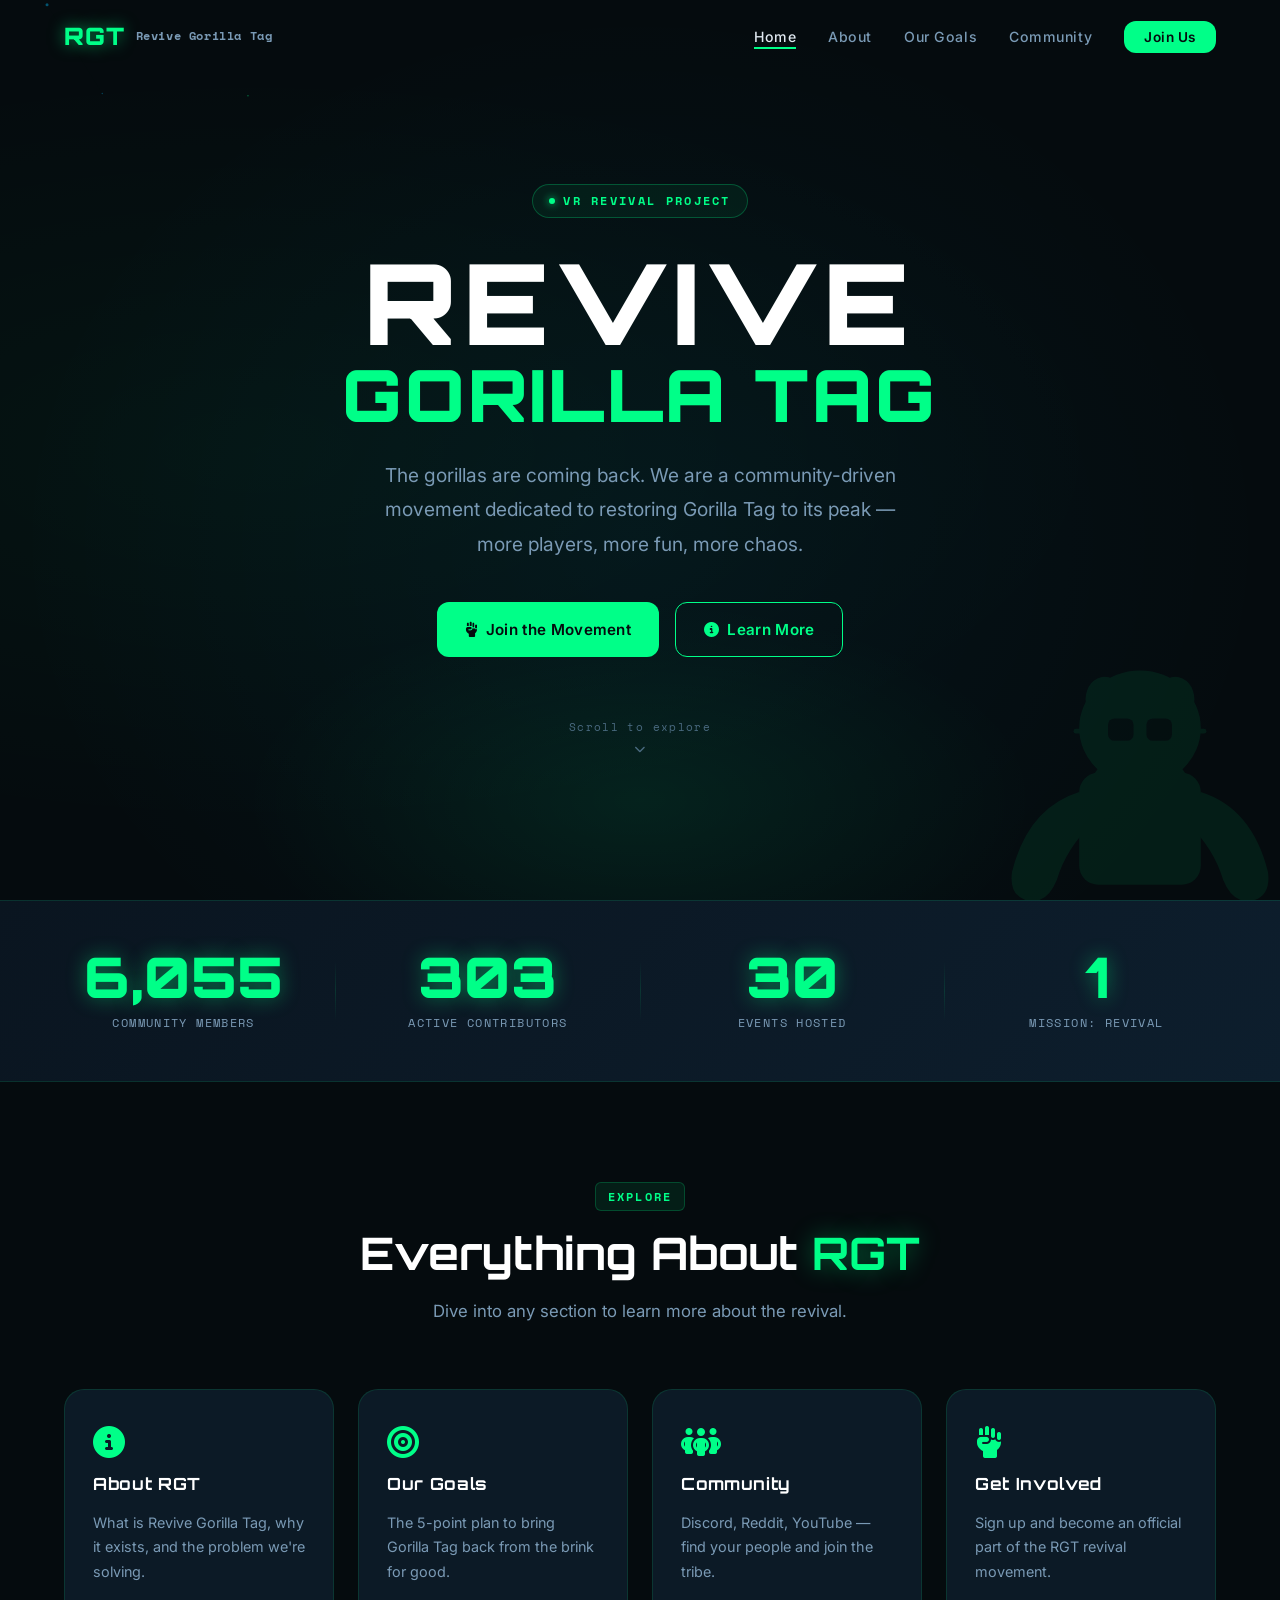
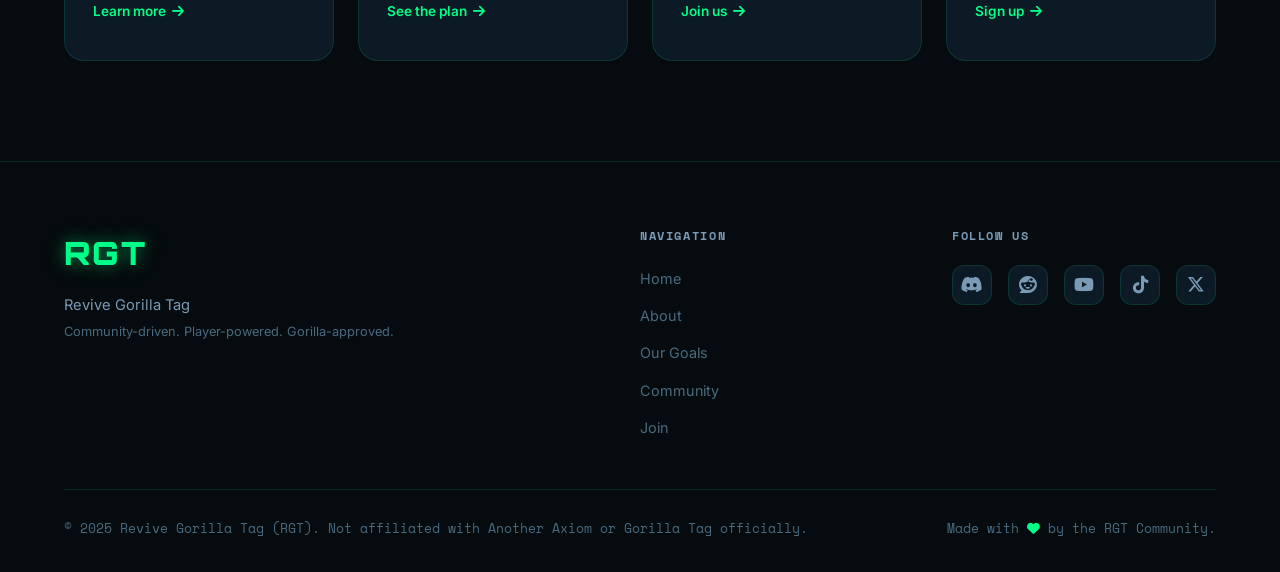
<file: index.html>
<!DOCTYPE html>
<html lang="en">
<head>
  <meta charset="UTF-8" />
  <meta name="viewport" content="width=device-width, initial-scale=1.0" />
  <meta name="description" content="RGT — Revive Gorilla Tag. A community-driven project dedicated to restoring Gorilla Tag to its golden age." />
  <meta name="theme-color" content="#050b0e" />
  <title>RGT — Revive Gorilla Tag</title>
  <meta property="og:title" content="RGT — Revive Gorilla Tag" />
  <meta property="og:description" content="Join the movement to bring back the golden age of the greatest VR game ever made." />
  <meta property="og:type" content="website" />
  <link rel="preconnect" href="https://fonts.googleapis.com" />
  <link rel="preconnect" href="https://fonts.gstatic.com" crossorigin />
  <link href="https://fonts.googleapis.com/css2?family=Orbitron:wght@400;600;700;900&family=Inter:wght@300;400;500;600&family=Space+Mono:wght@400;700&display=swap" rel="stylesheet" />
  <link rel="stylesheet" href="https://cdnjs.cloudflare.com/ajax/libs/font-awesome/6.5.0/css/all.min.css" crossorigin="anonymous" referrerpolicy="no-referrer" />
  <link rel="stylesheet" href="style.css" />
</head>
<body>

  <nav id="navbar">
    <div class="nav-container">
      <a href="index.html" class="nav-logo">
        <span class="logo-rgt">RGT</span>
        <span class="logo-full">Revive Gorilla Tag</span>
      </a>
      <button class="nav-toggle" id="navToggle" aria-label="Toggle navigation">
        <span></span><span></span><span></span>
      </button>
      <ul class="nav-links" id="navLinks">
        <li><a href="index.html">Home</a></li>
        <li><a href="about.html">About</a></li>
        <li><a href="goals.html">Our Goals</a></li>
        <li><a href="community.html">Community</a></li>
        <li><a href="join.html" class="nav-cta">Join Us</a></li>
      </ul>
    </div>
  </nav>

  <section id="hero">
    <canvas id="particles"></canvas>
    <div class="hero-bg-glow"></div>
    <div class="hero-content">
      <div class="hero-badge animate-in" data-delay="0">
        <span class="badge-dot"></span>
        VR REVIVAL PROJECT
      </div>
      <h1 class="hero-title animate-in" data-delay="100">
        <span class="title-revive">REVIVE</span>
        <span class="title-gt">GORILLA TAG</span>
      </h1>
      <p class="hero-sub animate-in" data-delay="250">
        The gorillas are coming back. We are a community-driven movement dedicated
        to restoring Gorilla Tag to its peak — more players, more fun, more chaos.
      </p>
      <div class="hero-buttons animate-in" data-delay="400">
        <a href="join.html" class="btn btn-primary">
          <i class="fa-solid fa-hand-fist"></i> Join the Movement
        </a>
        <a href="about.html" class="btn btn-outline">
          <i class="fa-solid fa-circle-info"></i> Learn More
        </a>
      </div>
      <div class="hero-scroll-hint animate-in" data-delay="600">
        <span>Scroll to explore</span>
        <i class="fa-solid fa-chevron-down bounce"></i>
      </div>
    </div>

    <div class="hero-gorilla">
      <svg viewBox="0 0 200 180" fill="none" xmlns="http://www.w3.org/2000/svg" aria-hidden="true">
        <ellipse cx="100" cy="60" rx="38" ry="36" fill="currentColor"/>
        <ellipse cx="78" cy="42" rx="12" ry="14" fill="currentColor"/>
        <ellipse cx="122" cy="42" rx="12" ry="14" fill="currentColor"/>
        <ellipse cx="100" cy="58" rx="22" ry="18" fill="currentColor" opacity="0.9"/>
        <rect x="62" y="88" width="76" height="70" rx="12" fill="currentColor"/>
        <ellipse cx="100" cy="95" rx="30" ry="20" fill="currentColor"/>
        <path d="M62 100 Q30 110 20 150 Q18 165 30 168 Q42 170 48 155 Q54 135 70 120 Z" fill="currentColor"/>
        <path d="M138 100 Q170 110 180 150 Q182 165 170 168 Q158 170 152 155 Q146 135 130 120 Z" fill="currentColor"/>
        <rect x="74" y="50" width="52" height="24" rx="8" fill="#00ff88" opacity="0.9"/>
        <rect x="80" y="54" width="16" height="14" rx="4" fill="#050b0e" opacity="0.8"/>
        <rect x="104" y="54" width="16" height="14" rx="4" fill="#050b0e" opacity="0.8"/>
        <line x1="74" y1="62" x2="60" y2="62" stroke="#00ff88" stroke-width="3" stroke-linecap="round"/>
        <line x1="126" y1="62" x2="140" y2="62" stroke="#00ff88" stroke-width="3" stroke-linecap="round"/>
      </svg>
    </div>
  </section>

  <section id="stats">
    <div class="stats-container">
      <div class="stat-item reveal">
        <div class="stat-number" data-target="10000">0</div>
        <div class="stat-label">Community Members</div>
      </div>
      <div class="stat-divider"></div>
      <div class="stat-item reveal">
        <div class="stat-number" data-target="500">0</div>
        <div class="stat-label">Active Contributors</div>
      </div>
      <div class="stat-divider"></div>
      <div class="stat-item reveal">
        <div class="stat-number" data-target="50">0</div>
        <div class="stat-label">Events Hosted</div>
      </div>
      <div class="stat-divider"></div>
      <div class="stat-item reveal">
        <div class="stat-number" data-target="1">0</div>
        <div class="stat-label">Mission: Revival</div>
      </div>
    </div>
  </section>

  <section id="explore">
    <div class="container">
      <div class="section-header reveal">
        <span class="section-tag">EXPLORE</span>
        <h2>Everything About <span class="highlight">RGT</span></h2>
        <p class="section-desc">Dive into any section to learn more about the revival.</p>
      </div>
      <div class="explore-grid">
        <a href="about.html" class="explore-card reveal" data-delay="0">
          <i class="fa-solid fa-circle-info"></i>
          <h3>About RGT</h3>
          <p>What is Revive Gorilla Tag, why it exists, and the problem we're solving.</p>
          <span class="explore-link">Learn more <i class="fa-solid fa-arrow-right"></i></span>
        </a>
        <a href="goals.html" class="explore-card reveal" data-delay="100">
          <i class="fa-solid fa-bullseye"></i>
          <h3>Our Goals</h3>
          <p>The 5-point plan to bring Gorilla Tag back from the brink for good.</p>
          <span class="explore-link">See the plan <i class="fa-solid fa-arrow-right"></i></span>
        </a>
        <a href="community.html" class="explore-card reveal" data-delay="200">
          <i class="fa-solid fa-people-group"></i>
          <h3>Community</h3>
          <p>Discord, Reddit, YouTube — find your people and join the tribe.</p>
          <span class="explore-link">Join us <i class="fa-solid fa-arrow-right"></i></span>
        </a>
        <a href="join.html" class="explore-card reveal" data-delay="300">
          <i class="fa-solid fa-hand-fist"></i>
          <h3>Get Involved</h3>
          <p>Sign up and become an official part of the RGT revival movement.</p>
          <span class="explore-link">Sign up <i class="fa-solid fa-arrow-right"></i></span>
        </a>
      </div>
    </div>
  </section>

  <footer id="footer">
    <div class="container">
      <div class="footer-top">
        <div class="footer-brand">
          <span class="logo-rgt">RGT</span>
          <p>Revive Gorilla Tag<br /><small>Community-driven. Player-powered. Gorilla-approved.</small></p>
        </div>
        <div class="footer-links">
          <h4>Navigation</h4>
          <ul>
            <li><a href="index.html">Home</a></li>
            <li><a href="about.html">About</a></li>
            <li><a href="goals.html">Our Goals</a></li>
            <li><a href="community.html">Community</a></li>
            <li><a href="join.html">Join</a></li>
          </ul>
        </div>
        <div class="footer-social">
          <h4>Follow Us</h4>
          <div class="social-icons">
            <a href="#" aria-label="Discord"><i class="fa-brands fa-discord"></i></a>
            <a href="#" aria-label="Reddit"><i class="fa-brands fa-reddit"></i></a>
            <a href="#" aria-label="YouTube"><i class="fa-brands fa-youtube"></i></a>
            <a href="#" aria-label="TikTok"><i class="fa-brands fa-tiktok"></i></a>
            <a href="#" aria-label="Twitter/X"><i class="fa-brands fa-x-twitter"></i></a>
          </div>
        </div>
      </div>
      <div class="footer-bottom">
        <p>&copy; 2025 Revive Gorilla Tag (RGT). Not affiliated with Another Axiom or Gorilla Tag officially.</p>
        <p>Made with <i class="fa-solid fa-heart" style="color:#00ff88"></i> by the RGT Community.</p>
      </div>
    </div>
  </footer>

  <script src="main.js"></script>
</body>
</html>
</file>
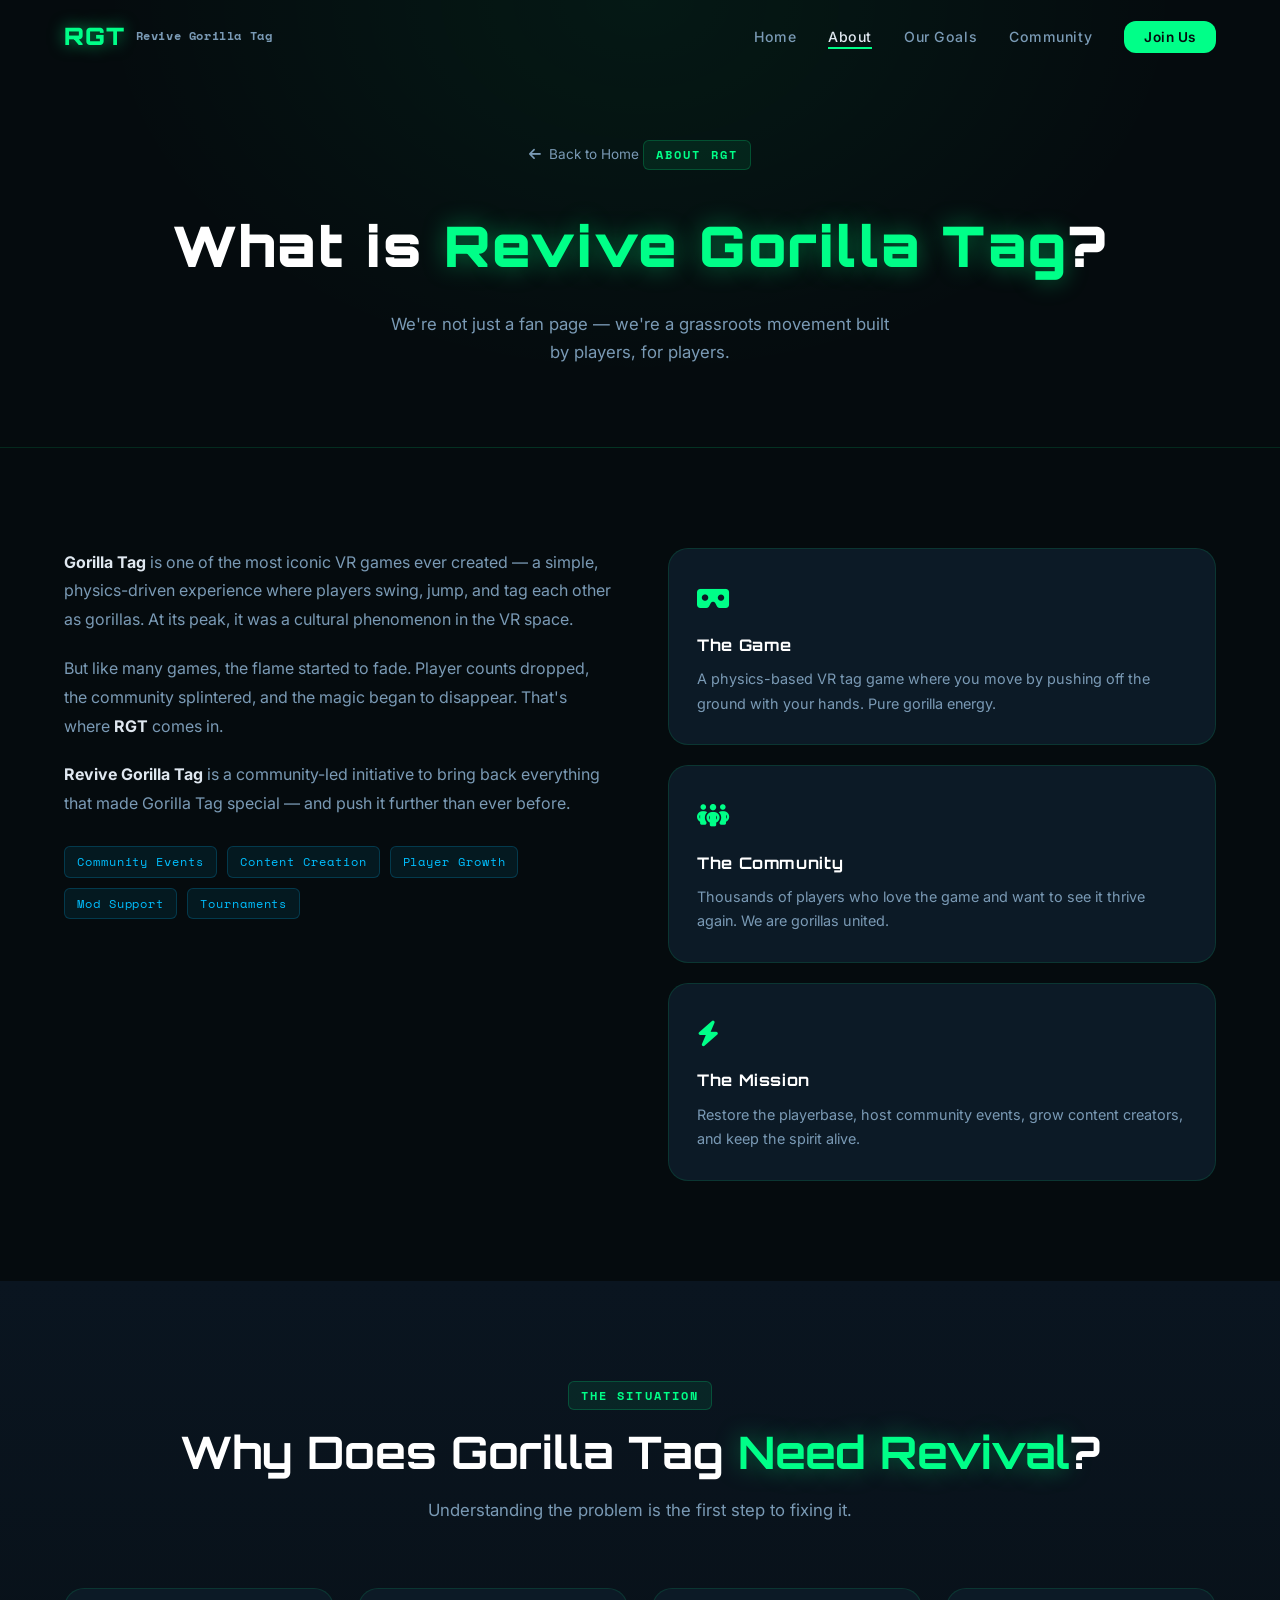
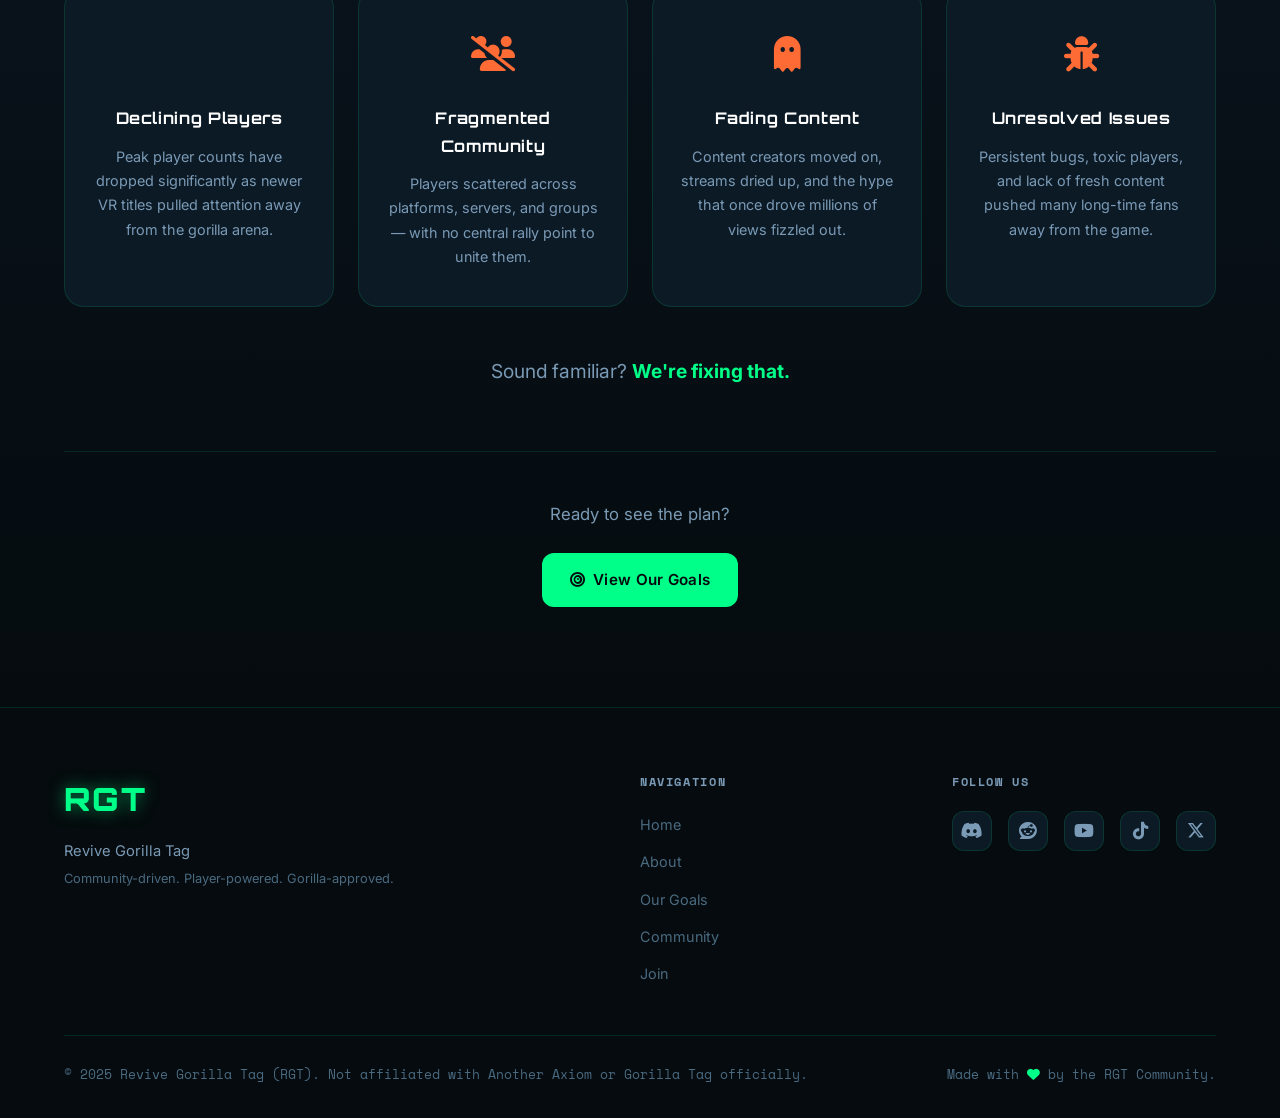
<file: about.html>
<!DOCTYPE html>
<html lang="en">
<head>
  <meta charset="UTF-8" />
  <meta name="viewport" content="width=device-width, initial-scale=1.0" />
  <meta name="description" content="About RGT — Learn what Revive Gorilla Tag is and why Gorilla Tag needs a revival." />
  <meta name="theme-color" content="#050b0e" />
  <title>About — RGT</title>
  <link rel="preconnect" href="https://fonts.googleapis.com" />
  <link rel="preconnect" href="https://fonts.gstatic.com" crossorigin />
  <link href="https://fonts.googleapis.com/css2?family=Orbitron:wght@400;600;700;900&family=Inter:wght@300;400;500;600&family=Space+Mono:wght@400;700&display=swap" rel="stylesheet" />
  <link rel="stylesheet" href="https://cdnjs.cloudflare.com/ajax/libs/font-awesome/6.5.0/css/all.min.css" crossorigin="anonymous" referrerpolicy="no-referrer" />
  <link rel="stylesheet" href="style.css" />
  <style>
    .page-hero {
      padding: 140px 24px 80px;
      text-align: center;
      background: radial-gradient(ellipse at 50% 0%, rgba(0,255,136,0.06) 0%, transparent 60%),
                  var(--clr-bg);
      border-bottom: 1px solid var(--clr-border);
    }
    .page-hero h1 {
      font-family: var(--font-heading);
      font-size: clamp(2.2rem, 5vw, 3.5rem);
      font-weight: 900;
      color: #fff;
      margin: 12px 0 16px;
      letter-spacing: 0.04em;
    }
    .page-hero .sub {
      font-size: 1.05rem;
      color: var(--clr-text-muted);
      max-width: 520px;
      margin: 0 auto;
      line-height: 1.7;
    }
    .page-back {
      display: inline-flex;
      align-items: center;
      gap: 8px;
      font-size: 0.85rem;
      color: var(--clr-text-muted);
      margin-bottom: 20px;
      transition: color 0.3s;
    }
    .page-back:hover { color: var(--clr-primary); }
    .section-cta {
      text-align: center;
      margin-top: 64px;
      padding-top: 48px;
      border-top: 1px solid var(--clr-border);
    }
    .section-cta p { color: var(--clr-text-muted); margin-bottom: 24px; font-size: 1.05rem; }
  </style>
</head>
<body>

  <nav id="navbar">
    <div class="nav-container">
      <a href="index.html" class="nav-logo">
        <span class="logo-rgt">RGT</span>
        <span class="logo-full">Revive Gorilla Tag</span>
      </a>
      <button class="nav-toggle" id="navToggle" aria-label="Toggle navigation">
        <span></span><span></span><span></span>
      </button>
      <ul class="nav-links" id="navLinks">
        <li><a href="index.html">Home</a></li>
        <li><a href="about.html">About</a></li>
        <li><a href="goals.html">Our Goals</a></li>
        <li><a href="community.html">Community</a></li>
        <li><a href="join.html" class="nav-cta">Join Us</a></li>
      </ul>
    </div>
  </nav>

  <div class="page-hero">
    <div class="container">
      <a href="index.html" class="page-back"><i class="fa-solid fa-arrow-left"></i> Back to Home</a>
      <span class="section-tag">ABOUT RGT</span>
      <h1>What is <span class="highlight">Revive Gorilla Tag</span>?</h1>
      <p class="sub">We're not just a fan page — we're a grassroots movement built by players, for players.</p>
    </div>
  </div>

  <!-- ABOUT SECTION -->
  <section id="about">
    <div class="container">
      <div class="about-grid">
        <div class="about-text reveal">
          <p><strong>Gorilla Tag</strong> is one of the most iconic VR games ever created — a simple, physics-driven experience where players swing, jump, and tag each other as gorillas. At its peak, it was a cultural phenomenon in the VR space.</p>
          <p>But like many games, the flame started to fade. Player counts dropped, the community splintered, and the magic began to disappear. That's where <strong>RGT</strong> comes in.</p>
          <p><strong>Revive Gorilla Tag</strong> is a community-led initiative to bring back everything that made Gorilla Tag special — and push it further than ever before.</p>
          <div class="about-tags">
            <span class="tag">Community Events</span>
            <span class="tag">Content Creation</span>
            <span class="tag">Player Growth</span>
            <span class="tag">Mod Support</span>
            <span class="tag">Tournaments</span>
          </div>
        </div>
        <div class="about-card reveal">
          <div class="about-card-inner">
            <div class="about-card-icon"><i class="fa-solid fa-vr-cardboard"></i></div>
            <h3>The Game</h3>
            <p>A physics-based VR tag game where you move by pushing off the ground with your hands. Pure gorilla energy.</p>
          </div>
          <div class="about-card-inner">
            <div class="about-card-icon"><i class="fa-solid fa-people-group"></i></div>
            <h3>The Community</h3>
            <p>Thousands of players who love the game and want to see it thrive again. We are gorillas united.</p>
          </div>
          <div class="about-card-inner">
            <div class="about-card-icon"><i class="fa-solid fa-bolt"></i></div>
            <h3>The Mission</h3>
            <p>Restore the playerbase, host community events, grow content creators, and keep the spirit alive.</p>
          </div>
        </div>
      </div>
    </div>
  </section>

  <!-- THE PROBLEM SECTION -->
  <section id="problem">
    <div class="container">
      <div class="section-header reveal">
        <span class="section-tag">THE SITUATION</span>
        <h2>Why Does Gorilla Tag <span class="highlight">Need Revival</span>?</h2>
        <p class="section-desc">Understanding the problem is the first step to fixing it.</p>
      </div>
      <div class="problem-grid">
        <div class="problem-card reveal" data-delay="0">
          <div class="problem-icon"><i class="fa-solid fa-chart-line-down"></i></div>
          <h3>Declining Players</h3>
          <p>Peak player counts have dropped significantly as newer VR titles pulled attention away from the gorilla arena.</p>
        </div>
        <div class="problem-card reveal" data-delay="100">
          <div class="problem-icon"><i class="fa-solid fa-users-slash"></i></div>
          <h3>Fragmented Community</h3>
          <p>Players scattered across platforms, servers, and groups — with no central rally point to unite them.</p>
        </div>
        <div class="problem-card reveal" data-delay="200">
          <div class="problem-icon"><i class="fa-solid fa-ghost"></i></div>
          <h3>Fading Content</h3>
          <p>Content creators moved on, streams dried up, and the hype that once drove millions of views fizzled out.</p>
        </div>
        <div class="problem-card reveal" data-delay="300">
          <div class="problem-icon"><i class="fa-solid fa-bug"></i></div>
          <h3>Unresolved Issues</h3>
          <p>Persistent bugs, toxic players, and lack of fresh content pushed many long-time fans away from the game.</p>
        </div>
      </div>
      <div class="problem-cta reveal">
        <p>Sound familiar? <strong>We're fixing that.</strong></p>
      </div>

      <div class="section-cta reveal">
        <p>Ready to see the plan?</p>
        <a href="goals.html" class="btn btn-primary">
          <i class="fa-solid fa-bullseye"></i> View Our Goals
        </a>
      </div>
    </div>
  </section>

  <footer id="footer">
    <div class="container">
      <div class="footer-top">
        <div class="footer-brand">
          <span class="logo-rgt">RGT</span>
          <p>Revive Gorilla Tag<br /><small>Community-driven. Player-powered. Gorilla-approved.</small></p>
        </div>
        <div class="footer-links">
          <h4>Navigation</h4>
          <ul>
            <li><a href="index.html">Home</a></li>
            <li><a href="about.html">About</a></li>
            <li><a href="goals.html">Our Goals</a></li>
            <li><a href="community.html">Community</a></li>
            <li><a href="join.html">Join</a></li>
          </ul>
        </div>
        <div class="footer-social">
          <h4>Follow Us</h4>
          <div class="social-icons">
            <a href="#" aria-label="Discord"><i class="fa-brands fa-discord"></i></a>
            <a href="#" aria-label="Reddit"><i class="fa-brands fa-reddit"></i></a>
            <a href="#" aria-label="YouTube"><i class="fa-brands fa-youtube"></i></a>
            <a href="#" aria-label="TikTok"><i class="fa-brands fa-tiktok"></i></a>
            <a href="#" aria-label="Twitter/X"><i class="fa-brands fa-x-twitter"></i></a>
          </div>
        </div>
      </div>
      <div class="footer-bottom">
        <p>&copy; 2025 Revive Gorilla Tag (RGT). Not affiliated with Another Axiom or Gorilla Tag officially.</p>
        <p>Made with <i class="fa-solid fa-heart" style="color:#00ff88"></i> by the RGT Community.</p>
      </div>
    </div>
  </footer>

  <script src="main.js"></script>
</body>
</html>
</file>
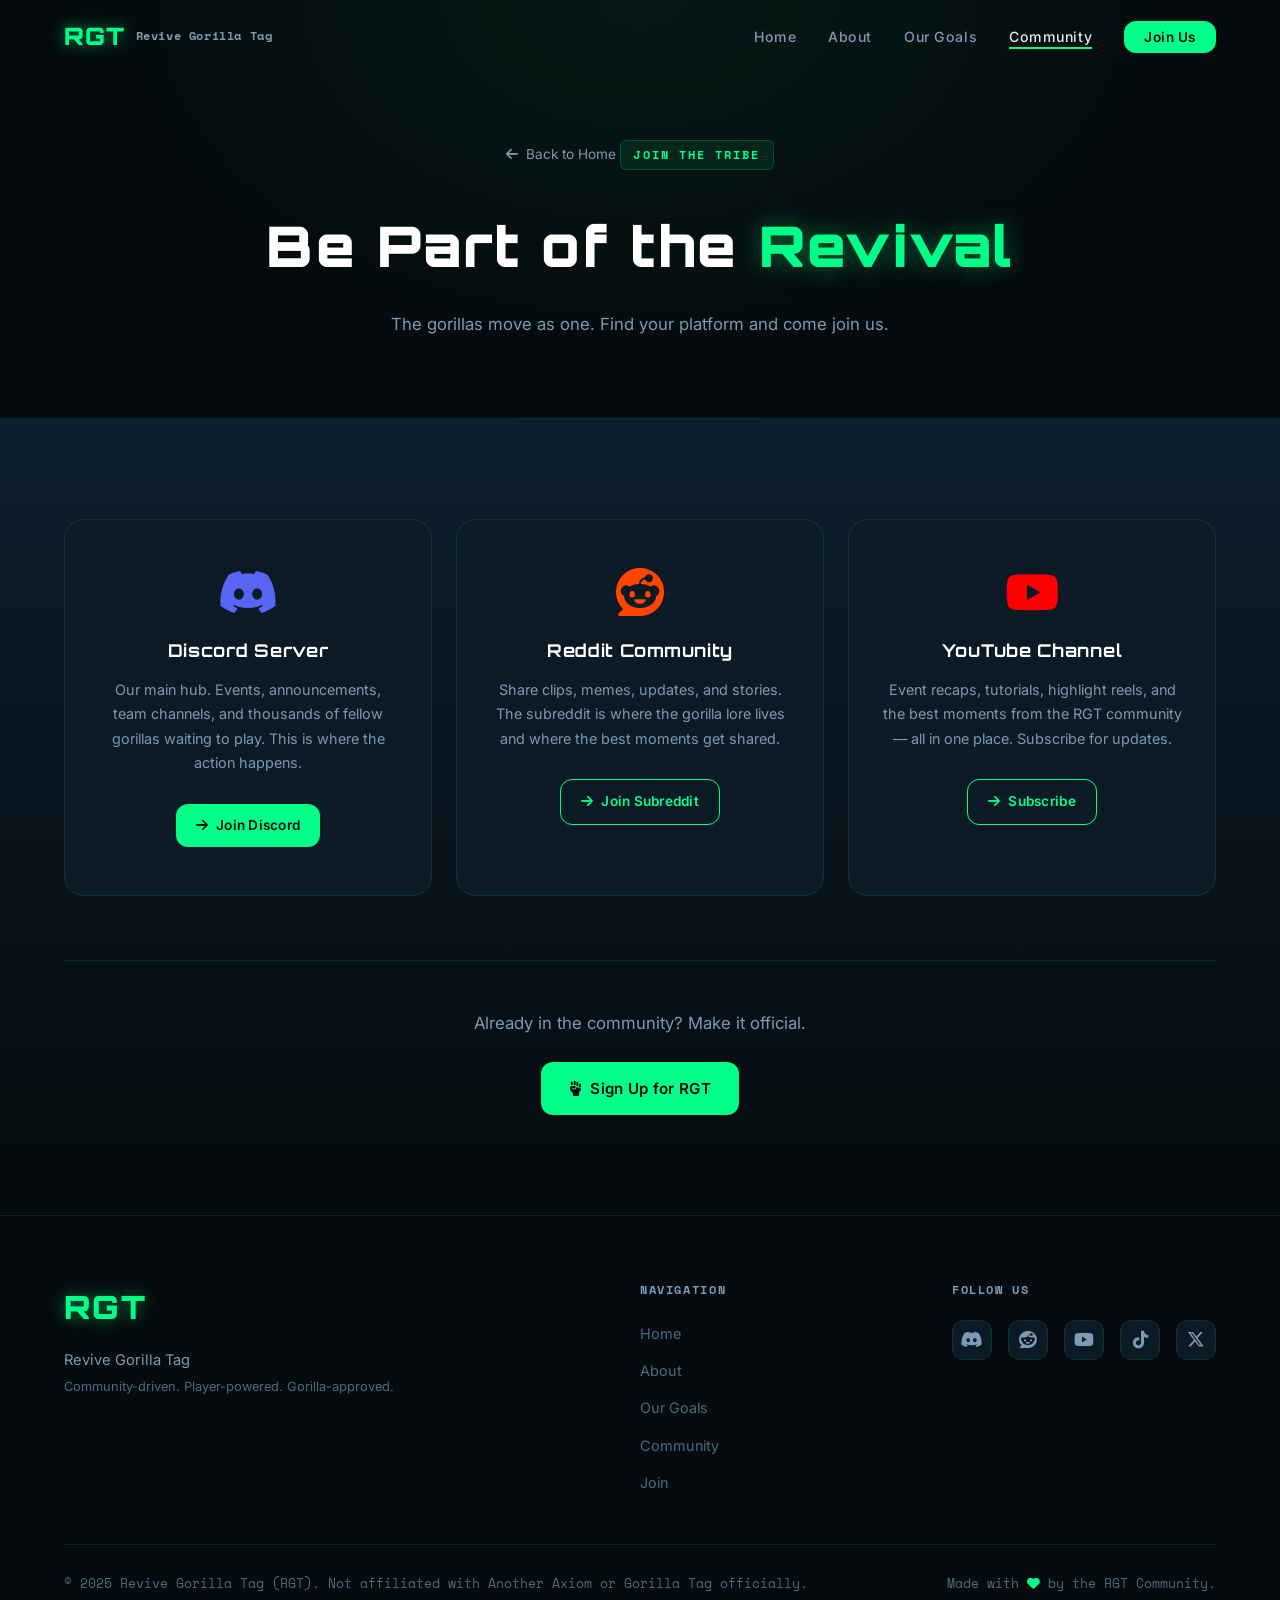
<file: community.html>
<!DOCTYPE html>
<html lang="en">
<head>
  <meta charset="UTF-8" />
  <meta name="viewport" content="width=device-width, initial-scale=1.0" />
  <meta name="description" content="RGT Community — Join the gorilla tribe on Discord, Reddit, and YouTube." />
  <meta name="theme-color" content="#050b0e" />
  <title>Community — RGT</title>
  <link rel="preconnect" href="https://fonts.googleapis.com" />
  <link rel="preconnect" href="https://fonts.gstatic.com" crossorigin />
  <link href="https://fonts.googleapis.com/css2?family=Orbitron:wght@400;600;700;900&family=Inter:wght@300;400;500;600&family=Space+Mono:wght@400;700&display=swap" rel="stylesheet" />
  <link rel="stylesheet" href="https://cdnjs.cloudflare.com/ajax/libs/font-awesome/6.5.0/css/all.min.css" crossorigin="anonymous" referrerpolicy="no-referrer" />
  <link rel="stylesheet" href="style.css" />
  <style>
    .page-hero {
      padding: 140px 24px 80px;
      text-align: center;
      background: radial-gradient(ellipse at 50% 0%, rgba(0,255,136,0.06) 0%, transparent 60%),
                  var(--clr-bg);
      border-bottom: 1px solid var(--clr-border);
    }
    .page-hero h1 {
      font-family: var(--font-heading);
      font-size: clamp(2.2rem, 5vw, 3.5rem);
      font-weight: 900;
      color: #fff;
      margin: 12px 0 16px;
      letter-spacing: 0.04em;
    }
    .page-hero .sub {
      font-size: 1.05rem;
      color: var(--clr-text-muted);
      max-width: 520px;
      margin: 0 auto;
      line-height: 1.7;
    }
    .page-back {
      display: inline-flex;
      align-items: center;
      gap: 8px;
      font-size: 0.85rem;
      color: var(--clr-text-muted);
      margin-bottom: 20px;
      transition: color 0.3s;
    }
    .page-back:hover { color: var(--clr-primary); }
    .section-cta {
      text-align: center;
      margin-top: 64px;
      padding-top: 48px;
      border-top: 1px solid var(--clr-border);
    }
    .section-cta p { color: var(--clr-text-muted); margin-bottom: 24px; font-size: 1.05rem; }
  </style>
</head>
<body>

  <nav id="navbar">
    <div class="nav-container">
      <a href="index.html" class="nav-logo">
        <span class="logo-rgt">RGT</span>
        <span class="logo-full">Revive Gorilla Tag</span>
      </a>
      <button class="nav-toggle" id="navToggle" aria-label="Toggle navigation">
        <span></span><span></span><span></span>
      </button>
      <ul class="nav-links" id="navLinks">
        <li><a href="index.html">Home</a></li>
        <li><a href="about.html">About</a></li>
        <li><a href="goals.html">Our Goals</a></li>
        <li><a href="community.html">Community</a></li>
        <li><a href="join.html" class="nav-cta">Join Us</a></li>
      </ul>
    </div>
  </nav>

  <div class="page-hero">
    <div class="container">
      <a href="index.html" class="page-back"><i class="fa-solid fa-arrow-left"></i> Back to Home</a>
      <span class="section-tag">JOIN THE TRIBE</span>
      <h1>Be Part of the <span class="highlight">Revival</span></h1>
      <p class="sub">The gorillas move as one. Find your platform and come join us.</p>
    </div>
  </div>

  <section id="community">
    <div class="container">
      <div class="community-grid">
        <div class="community-card reveal discord">
          <div class="community-card-bg"></div>
          <i class="fa-brands fa-discord community-icon"></i>
          <h3>Discord Server</h3>
          <p>Our main hub. Events, announcements, team channels, and thousands of fellow gorillas waiting to play. This is where the action happens.</p>
          <a href="#" class="btn btn-primary sm"><i class="fa-solid fa-arrow-right"></i> Join Discord</a>
        </div>
        <div class="community-card reveal reddit" data-delay="100">
          <div class="community-card-bg"></div>
          <i class="fa-brands fa-reddit community-icon"></i>
          <h3>Reddit Community</h3>
          <p>Share clips, memes, updates, and stories. The subreddit is where the gorilla lore lives and where the best moments get shared.</p>
          <a href="#" class="btn btn-outline sm"><i class="fa-solid fa-arrow-right"></i> Join Subreddit</a>
        </div>
        <div class="community-card reveal youtube" data-delay="200">
          <div class="community-card-bg"></div>
          <i class="fa-brands fa-youtube community-icon"></i>
          <h3>YouTube Channel</h3>
          <p>Event recaps, tutorials, highlight reels, and the best moments from the RGT community — all in one place. Subscribe for updates.</p>
          <a href="#" class="btn btn-outline sm"><i class="fa-solid fa-arrow-right"></i> Subscribe</a>
        </div>
      </div>

      <div class="section-cta reveal">
        <p>Already in the community? Make it official.</p>
        <a href="join.html" class="btn btn-primary">
          <i class="fa-solid fa-hand-fist"></i> Sign Up for RGT
        </a>
      </div>
    </div>
  </section>

  <footer id="footer">
    <div class="container">
      <div class="footer-top">
        <div class="footer-brand">
          <span class="logo-rgt">RGT</span>
          <p>Revive Gorilla Tag<br /><small>Community-driven. Player-powered. Gorilla-approved.</small></p>
        </div>
        <div class="footer-links">
          <h4>Navigation</h4>
          <ul>
            <li><a href="index.html">Home</a></li>
            <li><a href="about.html">About</a></li>
            <li><a href="goals.html">Our Goals</a></li>
            <li><a href="community.html">Community</a></li>
            <li><a href="join.html">Join</a></li>
          </ul>
        </div>
        <div class="footer-social">
          <h4>Follow Us</h4>
          <div class="social-icons">
            <a href="#" aria-label="Discord"><i class="fa-brands fa-discord"></i></a>
            <a href="#" aria-label="Reddit"><i class="fa-brands fa-reddit"></i></a>
            <a href="#" aria-label="YouTube"><i class="fa-brands fa-youtube"></i></a>
            <a href="#" aria-label="TikTok"><i class="fa-brands fa-tiktok"></i></a>
            <a href="#" aria-label="Twitter/X"><i class="fa-brands fa-x-twitter"></i></a>
          </div>
        </div>
      </div>
      <div class="footer-bottom">
        <p>&copy; 2025 Revive Gorilla Tag (RGT). Not affiliated with Another Axiom or Gorilla Tag officially.</p>
        <p>Made with <i class="fa-solid fa-heart" style="color:#00ff88"></i> by the RGT Community.</p>
      </div>
    </div>
  </footer>

  <script src="main.js"></script>
</body>
</html>
</file>
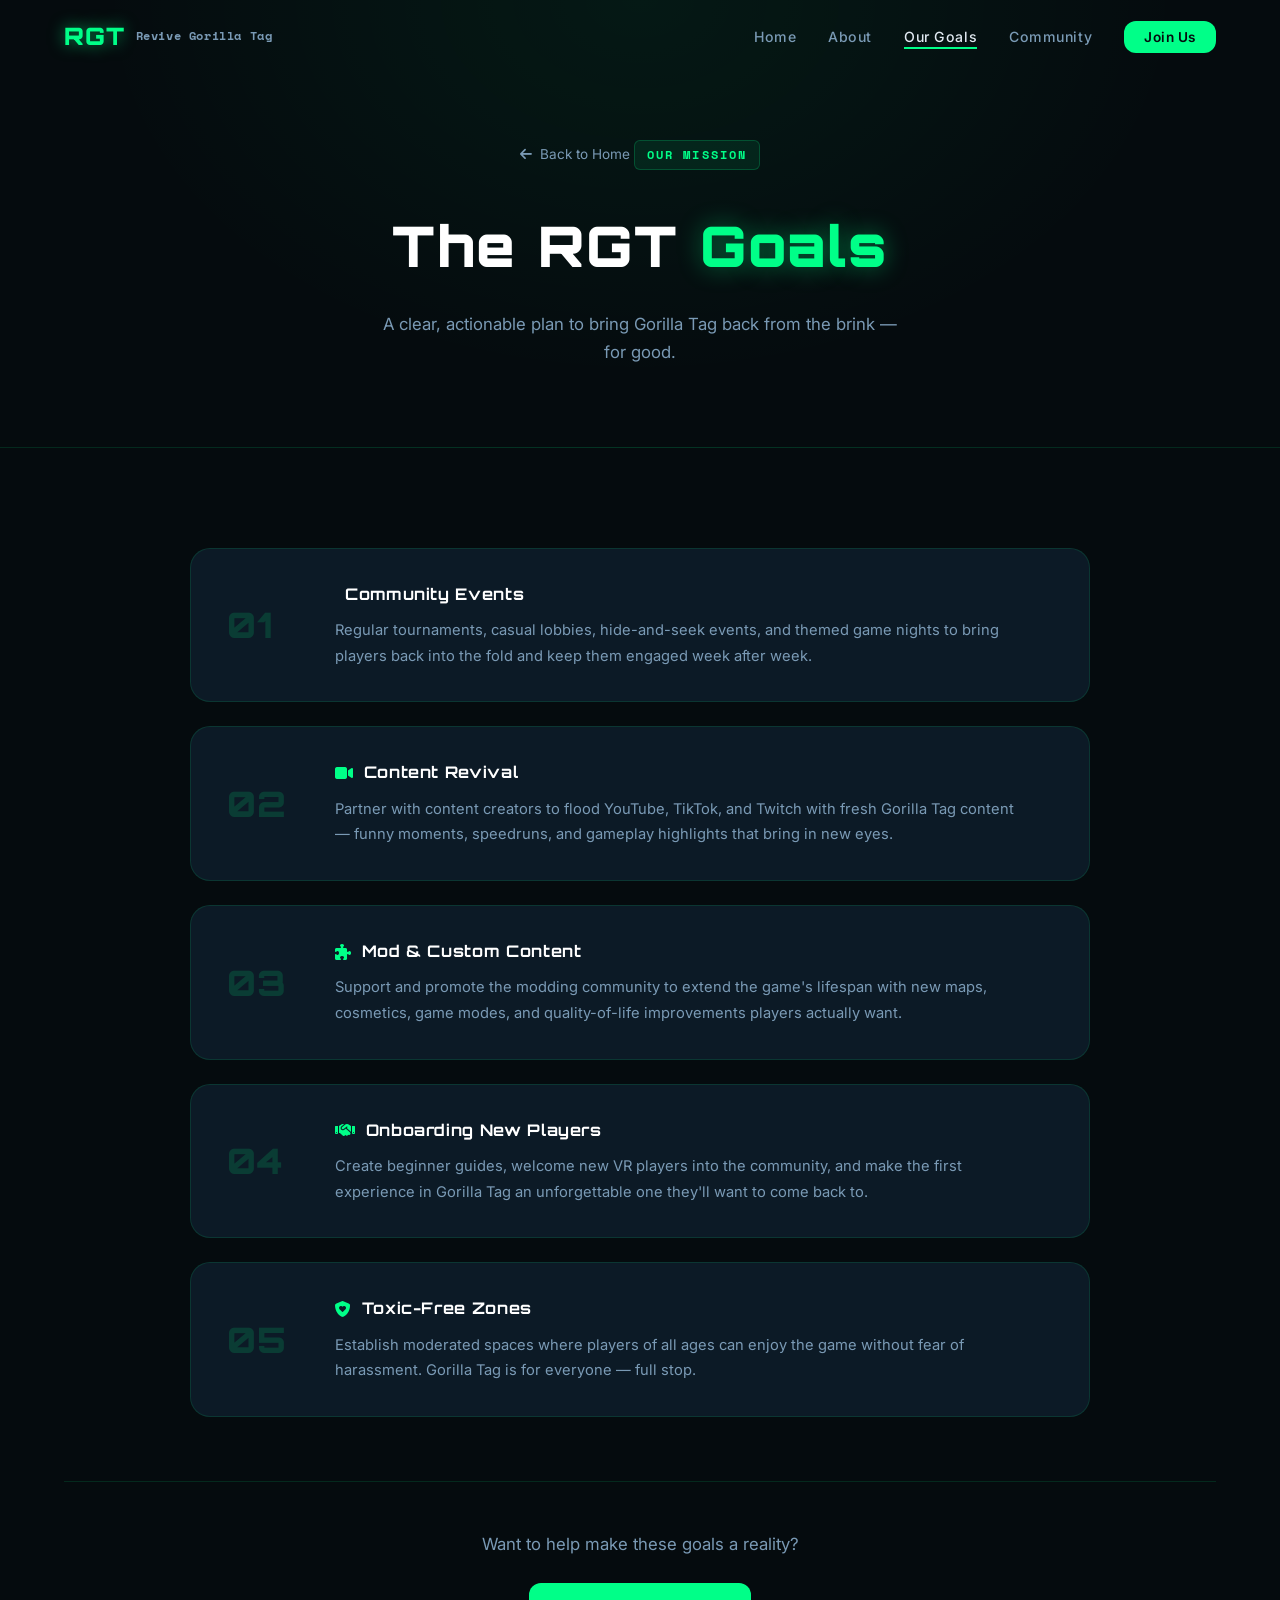
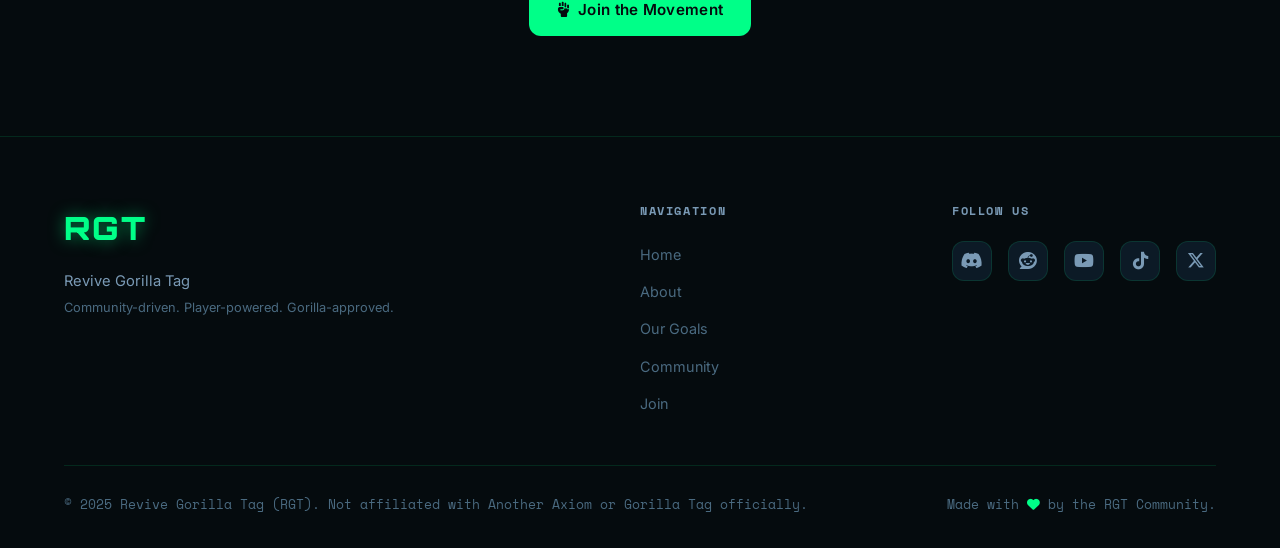
<file: goals.html>
<!DOCTYPE html>
<html lang="en">
<head>
  <meta charset="UTF-8" />
  <meta name="viewport" content="width=device-width, initial-scale=1.0" />
  <meta name="description" content="RGT Goals — The 5-point plan to revive Gorilla Tag." />
  <meta name="theme-color" content="#050b0e" />
  <title>Our Goals — RGT</title>
  <link rel="preconnect" href="https://fonts.googleapis.com" />
  <link rel="preconnect" href="https://fonts.gstatic.com" crossorigin />
  <link href="https://fonts.googleapis.com/css2?family=Orbitron:wght@400;600;700;900&family=Inter:wght@300;400;500;600&family=Space+Mono:wght@400;700&display=swap" rel="stylesheet" />
  <link rel="stylesheet" href="https://cdnjs.cloudflare.com/ajax/libs/font-awesome/6.5.0/css/all.min.css" crossorigin="anonymous" referrerpolicy="no-referrer" />
  <link rel="stylesheet" href="style.css" />
  <style>
    .page-hero {
      padding: 140px 24px 80px;
      text-align: center;
      background: radial-gradient(ellipse at 50% 0%, rgba(0,255,136,0.06) 0%, transparent 60%),
                  var(--clr-bg);
      border-bottom: 1px solid var(--clr-border);
    }
    .page-hero h1 {
      font-family: var(--font-heading);
      font-size: clamp(2.2rem, 5vw, 3.5rem);
      font-weight: 900;
      color: #fff;
      margin: 12px 0 16px;
      letter-spacing: 0.04em;
    }
    .page-hero .sub {
      font-size: 1.05rem;
      color: var(--clr-text-muted);
      max-width: 520px;
      margin: 0 auto;
      line-height: 1.7;
    }
    .page-back {
      display: inline-flex;
      align-items: center;
      gap: 8px;
      font-size: 0.85rem;
      color: var(--clr-text-muted);
      margin-bottom: 20px;
      transition: color 0.3s;
    }
    .page-back:hover { color: var(--clr-primary); }
    .section-cta {
      text-align: center;
      margin-top: 64px;
      padding-top: 48px;
      border-top: 1px solid var(--clr-border);
    }
    .section-cta p { color: var(--clr-text-muted); margin-bottom: 24px; font-size: 1.05rem; }
  </style>
</head>
<body>

  <nav id="navbar">
    <div class="nav-container">
      <a href="index.html" class="nav-logo">
        <span class="logo-rgt">RGT</span>
        <span class="logo-full">Revive Gorilla Tag</span>
      </a>
      <button class="nav-toggle" id="navToggle" aria-label="Toggle navigation">
        <span></span><span></span><span></span>
      </button>
      <ul class="nav-links" id="navLinks">
        <li><a href="index.html">Home</a></li>
        <li><a href="about.html">About</a></li>
        <li><a href="goals.html">Our Goals</a></li>
        <li><a href="community.html">Community</a></li>
        <li><a href="join.html" class="nav-cta">Join Us</a></li>
      </ul>
    </div>
  </nav>

  <div class="page-hero">
    <div class="container">
      <a href="index.html" class="page-back"><i class="fa-solid fa-arrow-left"></i> Back to Home</a>
      <span class="section-tag">OUR MISSION</span>
      <h1>The RGT <span class="highlight">Goals</span></h1>
      <p class="sub">A clear, actionable plan to bring Gorilla Tag back from the brink — for good.</p>
    </div>
  </div>

  <section id="goals">
    <div class="container">
      <div class="goals-list">
        <div class="goal-item reveal" data-delay="0">
          <div class="goal-number">01</div>
          <div class="goal-content">
            <h3><i class="fa-solid fa-calendar-star"></i> Community Events</h3>
            <p>Regular tournaments, casual lobbies, hide-and-seek events, and themed game nights to bring players back into the fold and keep them engaged week after week.</p>
          </div>
          <div class="goal-accent"></div>
        </div>
        <div class="goal-item reveal" data-delay="100">
          <div class="goal-number">02</div>
          <div class="goal-content">
            <h3><i class="fa-solid fa-video"></i> Content Revival</h3>
            <p>Partner with content creators to flood YouTube, TikTok, and Twitch with fresh Gorilla Tag content — funny moments, speedruns, and gameplay highlights that bring in new eyes.</p>
          </div>
          <div class="goal-accent"></div>
        </div>
        <div class="goal-item reveal" data-delay="200">
          <div class="goal-number">03</div>
          <div class="goal-content">
            <h3><i class="fa-solid fa-puzzle-piece"></i> Mod &amp; Custom Content</h3>
            <p>Support and promote the modding community to extend the game's lifespan with new maps, cosmetics, game modes, and quality-of-life improvements players actually want.</p>
          </div>
          <div class="goal-accent"></div>
        </div>
        <div class="goal-item reveal" data-delay="300">
          <div class="goal-number">04</div>
          <div class="goal-content">
            <h3><i class="fa-solid fa-handshake"></i> Onboarding New Players</h3>
            <p>Create beginner guides, welcome new VR players into the community, and make the first experience in Gorilla Tag an unforgettable one they'll want to come back to.</p>
          </div>
          <div class="goal-accent"></div>
        </div>
        <div class="goal-item reveal" data-delay="400">
          <div class="goal-number">05</div>
          <div class="goal-content">
            <h3><i class="fa-solid fa-shield-heart"></i> Toxic-Free Zones</h3>
            <p>Establish moderated spaces where players of all ages can enjoy the game without fear of harassment. Gorilla Tag is for everyone — full stop.</p>
          </div>
          <div class="goal-accent"></div>
        </div>
      </div>

      <div class="section-cta reveal">
        <p>Want to help make these goals a reality?</p>
        <a href="join.html" class="btn btn-primary">
          <i class="fa-solid fa-hand-fist"></i> Join the Movement
        </a>
      </div>
    </div>
  </section>

  <footer id="footer">
    <div class="container">
      <div class="footer-top">
        <div class="footer-brand">
          <span class="logo-rgt">RGT</span>
          <p>Revive Gorilla Tag<br /><small>Community-driven. Player-powered. Gorilla-approved.</small></p>
        </div>
        <div class="footer-links">
          <h4>Navigation</h4>
          <ul>
            <li><a href="index.html">Home</a></li>
            <li><a href="about.html">About</a></li>
            <li><a href="goals.html">Our Goals</a></li>
            <li><a href="community.html">Community</a></li>
            <li><a href="join.html">Join</a></li>
          </ul>
        </div>
        <div class="footer-social">
          <h4>Follow Us</h4>
          <div class="social-icons">
            <a href="#" aria-label="Discord"><i class="fa-brands fa-discord"></i></a>
            <a href="#" aria-label="Reddit"><i class="fa-brands fa-reddit"></i></a>
            <a href="#" aria-label="YouTube"><i class="fa-brands fa-youtube"></i></a>
            <a href="#" aria-label="TikTok"><i class="fa-brands fa-tiktok"></i></a>
            <a href="#" aria-label="Twitter/X"><i class="fa-brands fa-x-twitter"></i></a>
          </div>
        </div>
      </div>
      <div class="footer-bottom">
        <p>&copy; 2025 Revive Gorilla Tag (RGT). Not affiliated with Another Axiom or Gorilla Tag officially.</p>
        <p>Made with <i class="fa-solid fa-heart" style="color:#00ff88"></i> by the RGT Community.</p>
      </div>
    </div>
  </footer>

  <script src="main.js"></script>
</body>
</html>
</file>
<file: style.css>
/* =====================================================
   RGT — Revive Gorilla Tag · Global Styles
   ===================================================== */

:root {
  --clr-bg:         #050b0e;
  --clr-bg-2:       #0a1520;
  --clr-bg-3:       #0d1e2d;
  --clr-card:       #0c1a26;
  --clr-card-hover: #112233;
  --clr-border:     rgba(0, 255, 136, 0.12);
  --clr-primary:    #00ff88;
  --clr-secondary:  #00bfff;
  --clr-accent:     #ff6b35;
  --clr-warn:       #ffd60a;
  --clr-text:       #e0e8f0;
  --clr-text-muted: #7a9ab5;
  --clr-text-dim:   #4a6a80;
  --font-heading:   'Orbitron', sans-serif;
  --font-body:      'Inter', sans-serif;
  --font-mono:      'Space Mono', monospace;
  --radius-sm:  6px;
  --radius-md:  12px;
  --radius-lg:  20px;
  --shadow-glow-green: 0 0 24px rgba(0, 255, 136, 0.3);
  --shadow-glow-blue:  0 0 24px rgba(0, 191, 255, 0.3);
  --shadow-card: 0 8px 32px rgba(0, 0, 0, 0.5);
  --transition: 0.3s cubic-bezier(0.4, 0, 0.2, 1);
  --transition-slow: 0.6s cubic-bezier(0.4, 0, 0.2, 1);
}

*, *::before, *::after { box-sizing: border-box; margin: 0; padding: 0; }
html { scroll-behavior: smooth; font-size: 16px; }
body {
  font-family: var(--font-body);
  background-color: var(--clr-bg);
  color: var(--clr-text);
  line-height: 1.7;
  overflow-x: hidden;
  -webkit-font-smoothing: antialiased;
}
a { color: inherit; text-decoration: none; }
ul { list-style: none; }
img, svg { display: block; max-width: 100%; }

::-webkit-scrollbar { width: 6px; }
::-webkit-scrollbar-track { background: var(--clr-bg); }
::-webkit-scrollbar-thumb { background: var(--clr-primary); border-radius: 3px; }

.container { max-width: 1200px; margin: 0 auto; padding: 0 24px; }
section { padding: 100px 0; }

.section-header { text-align: center; margin-bottom: 64px; }
.section-tag {
  display: inline-block;
  font-family: var(--font-mono);
  font-size: 0.72rem;
  font-weight: 700;
  letter-spacing: 0.18em;
  color: var(--clr-primary);
  background: rgba(0, 255, 136, 0.08);
  border: 1px solid rgba(0, 255, 136, 0.2);
  border-radius: var(--radius-sm);
  padding: 4px 12px;
  margin-bottom: 16px;
  text-transform: uppercase;
}
.section-header h2 {
  font-family: var(--font-heading);
  font-size: clamp(1.8rem, 4vw, 2.8rem);
  font-weight: 700;
  color: #fff;
  margin-bottom: 16px;
  line-height: 1.2;
}
.section-desc { font-size: 1.05rem; color: var(--clr-text-muted); max-width: 540px; margin: 0 auto; }
.highlight { color: var(--clr-primary); text-shadow: 0 0 24px rgba(0, 255, 136, 0.4); }

/* BUTTONS */
.btn {
  display: inline-flex; align-items: center; gap: 8px;
  font-family: var(--font-body); font-size: 0.95rem; font-weight: 600;
  padding: 14px 28px; border-radius: var(--radius-md);
  border: none; cursor: pointer;
  transition: all var(--transition); white-space: nowrap; letter-spacing: 0.02em;
}
.btn.sm { padding: 10px 20px; font-size: 0.85rem; }
.btn.full { width: 100%; justify-content: center; font-size: 1rem; padding: 16px; }
.btn-primary { background: var(--clr-primary); color: var(--clr-bg); }
.btn-primary:hover { background: #00e87a; box-shadow: var(--shadow-glow-green); transform: translateY(-2px); }
.btn-outline { background: transparent; color: var(--clr-primary); border: 1.5px solid var(--clr-primary); }
.btn-outline:hover { background: rgba(0, 255, 136, 0.08); box-shadow: var(--shadow-glow-green); transform: translateY(-2px); }

/* ANIMATIONS */
@keyframes fadeUp { from { opacity: 0; transform: translateY(32px); } to { opacity: 1; transform: translateY(0); } }
@keyframes glow-pulse { 0%, 100% { opacity: 0.4; } 50% { opacity: 0.8; } }
@keyframes bounce-y { 0%, 100% { transform: translateY(0); } 50% { transform: translateY(6px); } }
@keyframes title-glow {
  0%, 100% { text-shadow: 0 0 30px rgba(0, 255, 136, 0.5); }
  50% { text-shadow: 0 0 60px rgba(0, 255, 136, 0.9), 0 0 100px rgba(0, 255, 136, 0.4); }
}
@keyframes float-gorilla {
  0%, 100% { transform: translateY(0) rotate(-2deg); }
  50% { transform: translateY(-14px) rotate(2deg); }
}
@keyframes shake {
  0%, 100% { transform: translateX(0); } 20% { transform: translateX(-8px); }
  40% { transform: translateX(8px); } 60% { transform: translateX(-5px); } 80% { transform: translateX(5px); }
}

.reveal { opacity: 0; transform: translateY(40px); transition: opacity 0.7s ease, transform 0.7s ease; }
.reveal.visible { opacity: 1; transform: translateY(0); }
.animate-in { opacity: 0; animation: fadeUp 0.7s ease forwards; }
[data-delay="0"]   { animation-delay: 0.1s; }
[data-delay="100"] { animation-delay: 0.2s; }
[data-delay="250"] { animation-delay: 0.35s; }
[data-delay="400"] { animation-delay: 0.5s; }
[data-delay="600"] { animation-delay: 0.7s; }
.bounce { animation: bounce-y 1.6s ease-in-out infinite; }

/* NAVBAR */
#navbar {
  position: fixed; top: 0; left: 0; right: 0; z-index: 1000;
  padding: 16px 0;
  transition: background var(--transition), box-shadow var(--transition), padding var(--transition);
}
#navbar.scrolled {
  background: rgba(5, 11, 14, 0.95);
  backdrop-filter: blur(16px); -webkit-backdrop-filter: blur(16px);
  box-shadow: 0 1px 0 rgba(0, 255, 136, 0.1); padding: 10px 0;
}
.nav-container { max-width: 1200px; margin: 0 auto; padding: 0 24px; display: flex; align-items: center; justify-content: space-between; }
.nav-logo { display: flex; align-items: center; gap: 10px; font-family: var(--font-heading); font-weight: 700; }
.logo-rgt { font-size: 1.5rem; font-weight: 900; color: var(--clr-primary); text-shadow: 0 0 16px rgba(0, 255, 136, 0.6); letter-spacing: 0.05em; }
.logo-full { font-size: 0.75rem; color: var(--clr-text-muted); font-family: var(--font-mono); letter-spacing: 0.05em; display: none; }
@media (min-width: 640px) { .logo-full { display: block; } }

.nav-links { display: flex; align-items: center; gap: 32px; }
.nav-links a { font-size: 0.88rem; font-weight: 500; color: var(--clr-text-muted); letter-spacing: 0.04em; transition: color var(--transition); position: relative; }
.nav-links a::after { content: ''; position: absolute; bottom: -4px; left: 0; right: 0; height: 2px; background: var(--clr-primary); transform: scaleX(0); transition: transform var(--transition); }
.nav-links a:hover, .nav-links a.active { color: var(--clr-text); }
.nav-links a:hover::after, .nav-links a.active::after { transform: scaleX(1); }
.nav-links .nav-cta { background: var(--clr-primary); color: var(--clr-bg); padding: 8px 20px; border-radius: var(--radius-md); font-weight: 600; font-size: 0.85rem; }
.nav-links .nav-cta::after { display: none; }
.nav-links .nav-cta:hover { background: #00e87a; box-shadow: var(--shadow-glow-green); color: var(--clr-bg); transform: translateY(-1px); }

.nav-toggle { display: none; flex-direction: column; gap: 5px; background: none; border: none; cursor: pointer; padding: 4px; }
.nav-toggle span { display: block; width: 24px; height: 2px; background: var(--clr-text); border-radius: 2px; transition: all var(--transition); }
@media (max-width: 768px) {
  .nav-toggle { display: flex; }
  .nav-links { position: fixed; top: 0; right: -100%; width: min(300px, 80vw); height: 100vh; background: var(--clr-bg-2); flex-direction: column; align-items: flex-start; padding: 80px 32px 32px; gap: 24px; transition: right var(--transition-slow); border-left: 1px solid var(--clr-border); }
  .nav-links.open { right: 0; }
  .nav-links a { font-size: 1.1rem; }
}

/* HERO */
#hero {
  position: relative; min-height: 100vh; display: flex; align-items: center; justify-content: center;
  overflow: hidden; padding: 120px 24px 80px;
  background: radial-gradient(ellipse at 50% 60%, rgba(0, 191, 255, 0.05) 0%, transparent 70%),
              radial-gradient(ellipse at 20% 50%, rgba(0, 255, 136, 0.04) 0%, transparent 60%),
              var(--clr-bg);
}
#particles { position: absolute; inset: 0; z-index: 0; }
.hero-bg-glow { position: absolute; bottom: -100px; left: 50%; transform: translateX(-50%); width: 800px; height: 400px; background: radial-gradient(ellipse, rgba(0, 255, 136, 0.08) 0%, transparent 70%); pointer-events: none; z-index: 1; animation: glow-pulse 4s ease-in-out infinite; }
.hero-content { position: relative; z-index: 2; text-align: center; max-width: 800px; }
.hero-badge { display: inline-flex; align-items: center; gap: 8px; font-family: var(--font-mono); font-size: 0.72rem; font-weight: 700; letter-spacing: 0.2em; color: var(--clr-primary); background: rgba(0, 255, 136, 0.06); border: 1px solid rgba(0, 255, 136, 0.25); border-radius: 100px; padding: 6px 16px; margin-bottom: 28px; }
.badge-dot { width: 6px; height: 6px; background: var(--clr-primary); border-radius: 50%; box-shadow: 0 0 8px var(--clr-primary); animation: glow-pulse 1.5s ease-in-out infinite; }
.hero-title { font-family: var(--font-heading); font-weight: 900; line-height: 1.0; margin-bottom: 28px; display: flex; flex-direction: column; }
.title-revive { font-size: clamp(3.5rem, 10vw, 7rem); color: #fff; letter-spacing: 0.06em; }
.title-gt { font-size: clamp(2rem, 6vw, 4.5rem); color: var(--clr-primary); letter-spacing: 0.04em; animation: title-glow 3s ease-in-out infinite; }
.hero-sub { font-size: clamp(1rem, 2.5vw, 1.2rem); color: var(--clr-text-muted); max-width: 560px; margin: 0 auto 40px; line-height: 1.8; }
.hero-buttons { display: flex; gap: 16px; justify-content: center; flex-wrap: wrap; margin-bottom: 60px; }
.hero-scroll-hint { display: flex; flex-direction: column; align-items: center; gap: 8px; font-family: var(--font-mono); font-size: 0.7rem; letter-spacing: 0.12em; color: var(--clr-text-dim); }
.hero-gorilla { position: absolute; right: -20px; bottom: -20px; width: min(320px, 40vw); opacity: 0.07; color: var(--clr-primary); pointer-events: none; z-index: 1; animation: float-gorilla 6s ease-in-out infinite; }

/* STATS */
#stats { padding: 0; background: linear-gradient(135deg, var(--clr-bg-2), var(--clr-bg-3)); border-top: 1px solid var(--clr-border); border-bottom: 1px solid var(--clr-border); }
.stats-container { max-width: 1200px; margin: 0 auto; padding: 48px 24px; display: flex; align-items: center; justify-content: space-around; flex-wrap: wrap; gap: 32px; }
.stat-item { text-align: center; flex: 1; min-width: 160px; }
.stat-number { font-family: var(--font-heading); font-size: clamp(2.2rem, 5vw, 3.5rem); font-weight: 900; color: var(--clr-primary); text-shadow: 0 0 20px rgba(0, 255, 136, 0.4); line-height: 1; margin-bottom: 8px; }
.stat-label { font-family: var(--font-mono); font-size: 0.72rem; letter-spacing: 0.12em; color: var(--clr-text-muted); text-transform: uppercase; }
.stat-divider { width: 1px; height: 60px; background: linear-gradient(to bottom, transparent, var(--clr-border), transparent); }
@media (max-width: 640px) { .stat-divider { display: none; } }

/* ABOUT */
#about { background: var(--clr-bg); }
.about-grid { display: grid; grid-template-columns: 1fr 1fr; gap: 56px; align-items: start; }
@media (max-width: 900px) { .about-grid { grid-template-columns: 1fr; } }
.about-text p { color: var(--clr-text-muted); margin-bottom: 20px; font-size: 1rem; line-height: 1.8; }
.about-text p strong { color: var(--clr-text); }
.about-tags { display: flex; flex-wrap: wrap; gap: 10px; margin-top: 28px; }
.tag { font-family: var(--font-mono); font-size: 0.72rem; letter-spacing: 0.08em; color: var(--clr-secondary); background: rgba(0, 191, 255, 0.08); border: 1px solid rgba(0, 191, 255, 0.2); border-radius: var(--radius-sm); padding: 5px 12px; }
.about-card { display: flex; flex-direction: column; gap: 20px; }
.about-card-inner { background: var(--clr-card); border: 1px solid var(--clr-border); border-radius: var(--radius-lg); padding: 28px; transition: all var(--transition); }
.about-card-inner:hover { background: var(--clr-card-hover); border-color: rgba(0, 255, 136, 0.25); transform: translateY(-3px); box-shadow: var(--shadow-card); }
.about-card-icon { font-size: 1.6rem; color: var(--clr-primary); margin-bottom: 12px; }
.about-card-inner h3 { font-family: var(--font-heading); font-size: 1rem; font-weight: 700; color: #fff; margin-bottom: 8px; letter-spacing: 0.04em; }
.about-card-inner p { font-size: 0.9rem; color: var(--clr-text-muted); line-height: 1.7; }

/* THE PROBLEM */
#problem { background: linear-gradient(180deg, var(--clr-bg-2) 0%, var(--clr-bg) 100%); }
.problem-grid { display: grid; grid-template-columns: repeat(auto-fit, minmax(240px, 1fr)); gap: 24px; margin-bottom: 48px; }
.problem-card { background: var(--clr-card); border: 1px solid var(--clr-border); border-radius: var(--radius-lg); padding: 36px 28px; text-align: center; transition: all var(--transition); position: relative; overflow: hidden; }
.problem-card::before { content: ''; position: absolute; top: 0; left: 0; right: 0; height: 3px; background: linear-gradient(90deg, var(--clr-accent), var(--clr-warn)); transform: scaleX(0); transition: transform var(--transition); }
.problem-card:hover::before { transform: scaleX(1); }
.problem-card:hover { background: var(--clr-card-hover); border-color: rgba(255, 107, 53, 0.25); transform: translateY(-4px); box-shadow: var(--shadow-card); }
.problem-icon { font-size: 2.2rem; color: var(--clr-accent); margin-bottom: 20px; }
.problem-card h3 { font-family: var(--font-heading); font-size: 1rem; font-weight: 700; color: #fff; margin-bottom: 12px; letter-spacing: 0.04em; }
.problem-card p { font-size: 0.9rem; color: var(--clr-text-muted); line-height: 1.7; }
.problem-cta { text-align: center; font-size: 1.2rem; color: var(--clr-text-muted); }
.problem-cta strong { color: var(--clr-primary); }

/* GOALS */
#goals { background: var(--clr-bg); }
.goals-list { display: flex; flex-direction: column; gap: 24px; max-width: 900px; margin: 0 auto; }
.goal-item { display: grid; grid-template-columns: 80px 1fr 4px; gap: 28px; align-items: center; background: var(--clr-card); border: 1px solid var(--clr-border); border-radius: var(--radius-lg); padding: 32px 36px; transition: all var(--transition); }
.goal-item:hover { background: var(--clr-card-hover); border-color: rgba(0, 255, 136, 0.25); transform: translateX(6px); box-shadow: var(--shadow-card); }
.goal-number { font-family: var(--font-heading); font-size: 2.2rem; font-weight: 900; color: rgba(0, 255, 136, 0.15); letter-spacing: 0.04em; line-height: 1; transition: color var(--transition); }
.goal-item:hover .goal-number { color: rgba(0, 255, 136, 0.4); }
.goal-content h3 { font-family: var(--font-heading); font-size: 1rem; font-weight: 700; color: #fff; margin-bottom: 10px; letter-spacing: 0.04em; display: flex; align-items: center; gap: 10px; }
.goal-content h3 i { color: var(--clr-primary); }
.goal-content p { font-size: 0.92rem; color: var(--clr-text-muted); line-height: 1.75; }
.goal-accent { width: 4px; height: 100%; min-height: 50px; background: linear-gradient(to bottom, var(--clr-primary), var(--clr-secondary)); border-radius: 4px; opacity: 0; transition: opacity var(--transition); }
.goal-item:hover .goal-accent { opacity: 1; }
@media (max-width: 640px) { .goal-item { grid-template-columns: 1fr; padding: 24px; } .goal-number { font-size: 1.6rem; } .goal-accent { display: none; } }

/* COMMUNITY */
#community { background: linear-gradient(180deg, var(--clr-bg-3) 0%, var(--clr-bg) 100%); }
.community-grid { display: grid; grid-template-columns: repeat(auto-fit, minmax(260px, 1fr)); gap: 24px; }
.community-card { position: relative; background: var(--clr-card); border: 1px solid var(--clr-border); border-radius: var(--radius-lg); padding: 48px 32px; text-align: center; overflow: hidden; transition: all var(--transition); }
.community-card-bg { position: absolute; inset: 0; opacity: 0; transition: opacity var(--transition-slow); pointer-events: none; }
.community-card.discord .community-card-bg { background: radial-gradient(circle at 50% 0%, rgba(88, 101, 242, 0.15) 0%, transparent 70%); }
.community-card.reddit  .community-card-bg { background: radial-gradient(circle at 50% 0%, rgba(255, 69, 0, 0.12) 0%, transparent 70%); }
.community-card.youtube .community-card-bg { background: radial-gradient(circle at 50% 0%, rgba(255, 0, 0, 0.12) 0%, transparent 70%); }
.community-card:hover .community-card-bg { opacity: 1; }
.community-card:hover { transform: translateY(-8px); box-shadow: 0 16px 48px rgba(0,0,0,0.5); }
.community-card.discord:hover { border-color: rgba(88, 101, 242, 0.4); }
.community-card.reddit:hover  { border-color: rgba(255, 69, 0, 0.4); }
.community-card.youtube:hover { border-color: rgba(255, 0, 0, 0.4); }
.community-icon { position: relative; z-index: 1; font-size: 3rem; margin-bottom: 20px; display: block; transition: transform var(--transition); }
.discord .community-icon  { color: #5865f2; }
.reddit  .community-icon  { color: #ff4500; }
.youtube .community-icon  { color: #ff0000; }
.community-card:hover .community-icon { transform: scale(1.15); }
.community-card h3 { position: relative; z-index: 1; font-family: var(--font-heading); font-size: 1.1rem; font-weight: 700; color: #fff; margin-bottom: 12px; letter-spacing: 0.04em; }
.community-card p  { position: relative; z-index: 1; font-size: 0.9rem; color: var(--clr-text-muted); line-height: 1.7; margin-bottom: 28px; }
.community-card .btn { position: relative; z-index: 1; }

/* JOIN */
#join { position: relative; background: var(--clr-bg-2); border-top: 1px solid var(--clr-border); overflow: hidden; }
.join-bg { position: absolute; inset: 0; background: radial-gradient(ellipse at 50% 100%, rgba(0, 255, 136, 0.06) 0%, transparent 60%); pointer-events: none; }
.join-content { position: relative; z-index: 1; max-width: 640px; margin: 0 auto; text-align: center; }
.join-content h2 { font-family: var(--font-heading); font-size: clamp(1.8rem, 4vw, 2.6rem); font-weight: 700; color: #fff; margin-bottom: 16px; letter-spacing: 0.02em; }
.join-content > p { font-size: 1rem; color: var(--clr-text-muted); margin-bottom: 40px; line-height: 1.8; }
.join-form { display: flex; flex-direction: column; gap: 16px; }
.form-row { display: grid; grid-template-columns: 1fr 1fr; gap: 16px; }
@media (max-width: 560px) { .form-row { grid-template-columns: 1fr; } }
.join-form input, .join-form select { width: 100%; background: var(--clr-card); border: 1.5px solid var(--clr-border); border-radius: var(--radius-md); color: var(--clr-text); font-family: var(--font-body); font-size: 0.95rem; padding: 14px 18px; outline: none; transition: border-color var(--transition), box-shadow var(--transition); appearance: none; -webkit-appearance: none; }
.join-form input::placeholder { color: var(--clr-text-dim); }
.join-form input:focus, .join-form select:focus { border-color: var(--clr-primary); box-shadow: 0 0 0 3px rgba(0, 255, 136, 0.12); }
.join-form select option { background: var(--clr-bg-2); }
.form-note { font-family: var(--font-mono); font-size: 0.72rem; color: var(--clr-text-dim); letter-spacing: 0.06em; margin-top: -4px; }
.join-success { padding: 48px 24px; text-align: center; animation: fadeUp 0.5s ease forwards; }
.join-success i { font-size: 3rem; color: var(--clr-primary); margin-bottom: 20px; display: block; text-shadow: var(--shadow-glow-green); }
.join-success h3 { font-family: var(--font-heading); font-size: 1.8rem; color: #fff; margin-bottom: 10px; }
.join-success p { color: var(--clr-text-muted); }

/* FOOTER */
#footer { background: var(--clr-bg); border-top: 1px solid var(--clr-border); padding: 64px 0 32px; }
.footer-top { display: grid; grid-template-columns: 2fr 1fr 1fr; gap: 48px; margin-bottom: 48px; }
@media (max-width: 768px) { .footer-top { grid-template-columns: 1fr 1fr; } .footer-brand { grid-column: 1 / -1; } }
@media (max-width: 480px) { .footer-top { grid-template-columns: 1fr; } }
.footer-brand .logo-rgt { font-family: var(--font-heading); font-size: 2rem; font-weight: 900; color: var(--clr-primary); text-shadow: 0 0 16px rgba(0, 255, 136, 0.5); display: block; margin-bottom: 12px; letter-spacing: 0.06em; }
.footer-brand p { font-size: 0.92rem; color: var(--clr-text-muted); line-height: 1.8; }
.footer-brand small { font-size: 0.8rem; color: var(--clr-text-dim); }
.footer-links h4, .footer-social h4 { font-family: var(--font-mono); font-size: 0.72rem; letter-spacing: 0.14em; color: var(--clr-text-muted); text-transform: uppercase; margin-bottom: 20px; }
.footer-links ul { display: flex; flex-direction: column; gap: 10px; }
.footer-links a { font-size: 0.9rem; color: var(--clr-text-dim); transition: color var(--transition); }
.footer-links a:hover { color: var(--clr-primary); }
.social-icons { display: flex; gap: 16px; flex-wrap: wrap; }
.social-icons a { display: flex; align-items: center; justify-content: center; width: 40px; height: 40px; background: var(--clr-card); border: 1px solid var(--clr-border); border-radius: var(--radius-md); color: var(--clr-text-muted); font-size: 1.1rem; transition: all var(--transition); }
.social-icons a:hover { color: var(--clr-primary); border-color: rgba(0, 255, 136, 0.4); background: rgba(0, 255, 136, 0.08); transform: translateY(-2px); box-shadow: var(--shadow-glow-green); }
.footer-bottom { border-top: 1px solid var(--clr-border); padding-top: 28px; display: flex; justify-content: space-between; flex-wrap: wrap; gap: 12px; }
.footer-bottom p { font-size: 0.8rem; color: var(--clr-text-dim); font-family: var(--font-mono); }

/* =====================================================
   EXPLORE GRID (home page)
   ===================================================== */
.explore-grid {
  display: grid;
  grid-template-columns: repeat(auto-fit, minmax(240px, 1fr));
  gap: 24px;
}
.explore-card {
  display: flex;
  flex-direction: column;
  gap: 12px;
  background: var(--clr-card);
  border: 1px solid var(--clr-border);
  border-radius: var(--radius-lg);
  padding: 36px 28px;
  transition: all var(--transition);
}
.explore-card:hover {
  background: var(--clr-card-hover);
  border-color: rgba(0, 255, 136, 0.3);
  transform: translateY(-6px);
  box-shadow: var(--shadow-card);
}
.explore-card > i {
  font-size: 2rem;
  color: var(--clr-primary);
}
.explore-card h3 {
  font-family: var(--font-heading);
  font-size: 1.05rem;
  font-weight: 700;
  color: #fff;
  letter-spacing: 0.04em;
}
.explore-card p {
  font-size: 0.9rem;
  color: var(--clr-text-muted);
  line-height: 1.7;
  flex: 1;
}
.explore-link {
  font-size: 0.85rem;
  font-weight: 600;
  color: var(--clr-primary);
  display: flex;
  align-items: center;
  gap: 6px;
  margin-top: 4px;
  transition: gap var(--transition);
}
.explore-card:hover .explore-link { gap: 10px; }

/* =====================================================
   INNER PAGE HERO & SHARED COMPONENTS
   ===================================================== */
.page-hero {
  padding: 140px 24px 80px;
  text-align: center;
  background: radial-gradient(ellipse at 50% 0%, rgba(0, 255, 136, 0.06) 0%, transparent 60%),
              var(--clr-bg);
  border-bottom: 1px solid var(--clr-border);
}
.page-hero h1 {
  font-family: var(--font-heading);
  font-size: clamp(2.2rem, 5vw, 3.5rem);
  font-weight: 900;
  color: #fff;
  margin: 12px 0 16px;
  letter-spacing: 0.04em;
}
.page-hero .sub {
  font-size: 1.05rem;
  color: var(--clr-text-muted);
  max-width: 520px;
  margin: 0 auto;
  line-height: 1.7;
}
.page-back {
  display: inline-flex;
  align-items: center;
  gap: 8px;
  font-size: 0.85rem;
  color: var(--clr-text-muted);
  margin-bottom: 20px;
  transition: color var(--transition);
}
.page-back:hover { color: var(--clr-primary); }
.section-cta {
  text-align: center;
  margin-top: 64px;
  padding-top: 48px;
  border-top: 1px solid var(--clr-border);
}
.section-cta p {
  color: var(--clr-text-muted);
  margin-bottom: 24px;
  font-size: 1.05rem;
}
/* Updated join-success for email confirmation */
.join-success p { color: var(--clr-text-muted); max-width: 400px; margin: 0 auto; }
::selection { background: rgba(0, 255, 136, 0.2); color: #fff; }
</file>
